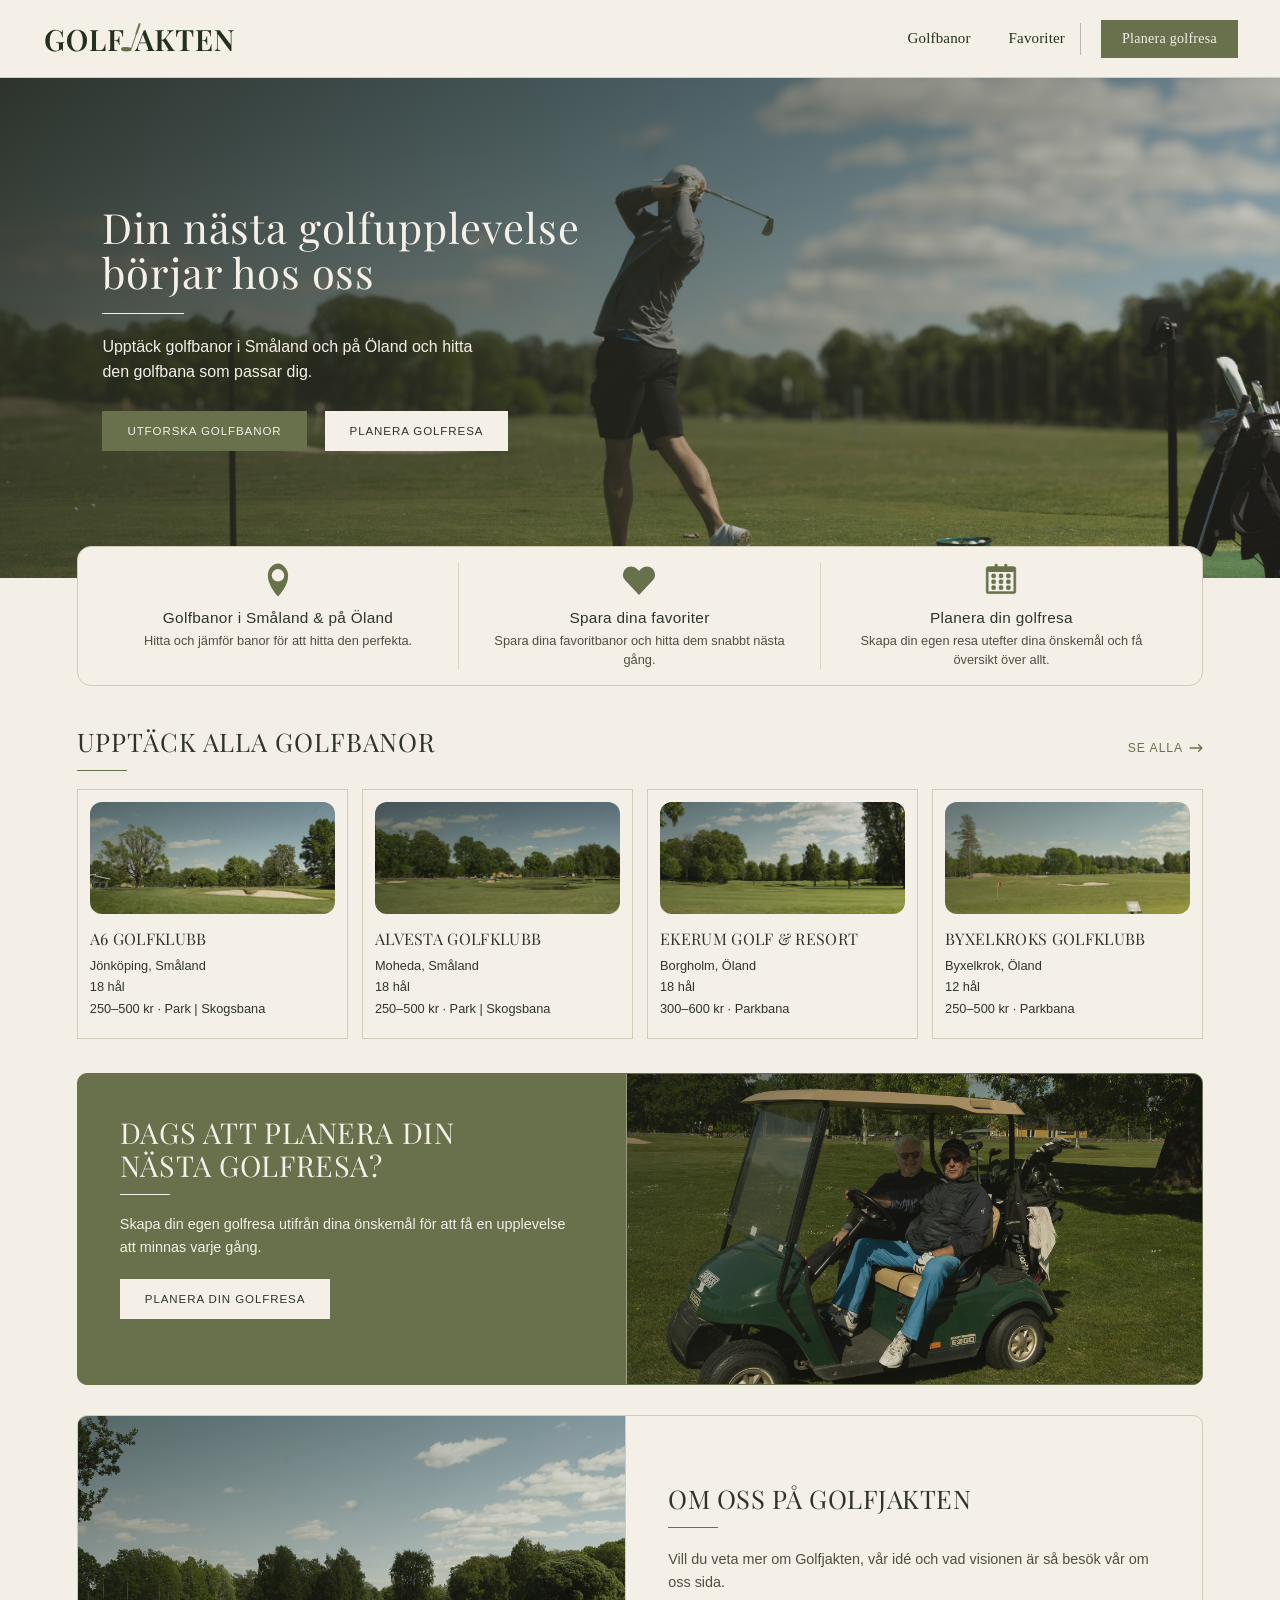
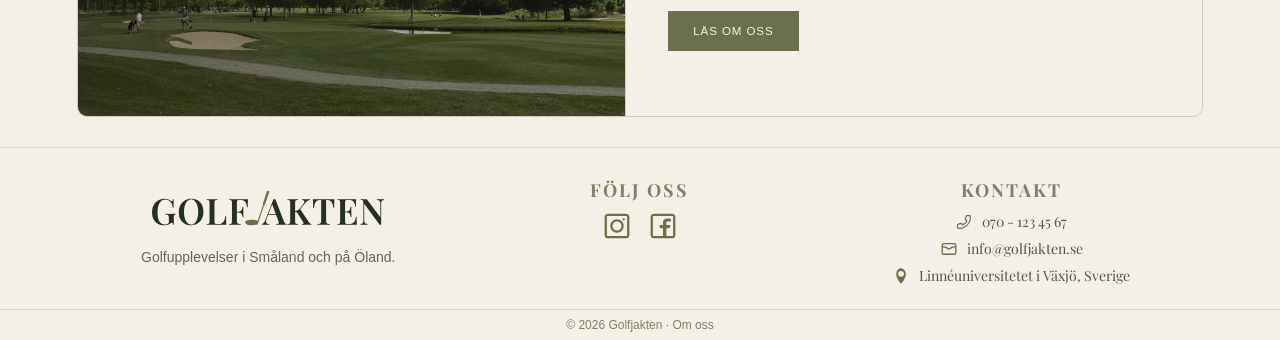
<file: index.html>
<!DOCTYPE html>
<html lang="sv">

<head>
    <meta charset="UTF-8">
    <meta name="viewport" content="width=device-width, initial-scale=1.0">
    <title>Golfjakten</title>
    <link rel="icon" type="image/svg+xml" href="images/favicon.svg">

    <link rel="stylesheet" href="css/global.css">
    <link rel="stylesheet" href="css/startsida.css">
</head>

<body>
    <header class="toppbar">
        <input type="checkbox" id="mobile-menu-toggle" class="mobile-menu-toggle" aria-label="Öppna meny">

        <a href="index.html" class="logo">
            <img src="images/golfjakten.svg" alt="Golfjakten logga">
        </a>

        <label for="mobile-menu-toggle" class="mobile-menu-button">
            <img src="images/ikoner/meny.svg" class="menu-icon" alt="Öppna meny">
            <img src="images/ikoner/x.svg" class="close-icon" alt="Stäng meny">
        </label>

        <nav class="nav">
            <a href="golfbanor.html">Golfbanor</a>
            <a href="favoriter.html">Favoriter</a>
            <a href="Golfresor.html" class="mobile-nav-button">Planera golfresa</a>
        </nav>

        <a href="Golfresor.html" class="header-btn">Planera golfresa</a>
    </header>

    <main class="startsida">
        <section class="startsida-hero">
            <div class="hero-text">
                <h1>Din nästa golfupplevelse<br>börjar hos oss</h1>
                <p>Upptäck golfbanor i Småland och på Öland och hitta den golfbana som passar dig.</p>

                <div class="hero-knappar">
                    <a href="golfbanor.html" class="start-btn primary">Utforska golfbanor</a>
                    <a href="Golfresor.html" class="start-btn light">Planera golfresa</a>
                </div>
            </div>
        </section>

        <section class="hero-ikoner">
            <a href="golfbanor.html" class="hero-ikon-kort">
                <img src="images/ikoner/gps.svg" alt="">
                <div>
                    <h2>Golfbanor i Småland & på Öland</h2>
                    <p>Hitta och jämför banor för att hitta den perfekta.</p>
                </div>
            </a>

            <a href="favoriter.html" class="hero-ikon-kort">
                <img src="images/ikoner/heart.svg" alt="">
                <div>
                    <h2>Spara dina favoriter</h2>
                    <p>Spara dina favoritbanor och hitta dem snabbt nästa gång.</p>
                </div>
            </a>

            <a href="Golfresor.html" class="hero-ikon-kort">
                <img src="images/ikoner/kalender.svg" alt="">
                <div>
                    <h2>Planera din golfresa</h2>
                    <p>Skapa din egen resa utefter dina önskemål och få översikt över allt.</p>
                </div>
            </a>
        </section>

        <section class="upptack">
            <div class="section-top">
                <h2>Upptäck alla golfbanor</h2>
                <a href="golfbanor.html" class="se-alla">
                    Se alla
                    <img src="images/ikoner/arrow2.svg" alt="">
                </a>
            </div>

            <div class="upptack-lista">
                <a href="golfbanor.html" class="bana-kort">
                    <div class="bana-bild"></div>
                    <div>
                        <h3>A6 Golfklubb</h3>
                        <p>Jönköping, Småland</p>
                        <p>18 hål</p>
                        <p>250–500 kr · Park | Skogsbana</p>
                    </div>
                </a>

                <a href="golfbanor.html" class="bana-kort">
                    <div class="bana-bild"></div>
                    <div>
                        <h3>Alvesta Golfklubb</h3>
                        <p>Moheda, Småland</p>
                        <p>18 hål</p>
                        <p>250–500 kr · Park | Skogsbana</p>
                    </div>
                </a>

                <a href="golfbanor.html" class="bana-kort">
                    <div class="bana-bild"></div>
                    <div>
                        <h3>Ekerum Golf & Resort</h3>
                        <p>Borgholm, Öland</p>
                        <p>18 hål</p>
                        <p>300–600 kr · Parkbana</p>
                    </div>
                </a>

                <a href="golfbanor.html" class="bana-kort">
                    <div class="bana-bild"></div>
                    <div>
                        <h3>Byxelkroks Golfklubb</h3>
                        <p>Byxelkrok, Öland</p>
                        <p>12 hål</p>
                        <p>250–500 kr · Parkbana</p>
                    </div>
                </a>
            </div>

            <a href="golfbanor.html" class="mobile-all-link">Visa alla golfbanor</a>
        </section>

        <section class="planera-box">
            <div class="planera-text">
                <h2>Dags att planera din nästa golfresa?</h2>
                <p>Skapa din egen golfresa utifrån dina önskemål för att få en upplevelse att minnas varje gång.</p>
                <a href="Golfresor.html" class="start-btn light">Planera din golfresa</a>
            </div>

            <div class="planera-bild"></div>
        </section>

        <section class="om-golfjakten">
            <div class="om-bild"></div>
            <div>
                <h2>Om oss på Golfjakten</h2>
                <p>Vill du veta mer om Golfjakten, vår idé och vad visionen är så besök vår om oss sida.</p>
                <a href="om.html" class="start-btn primary">Läs om oss</a>
            </div>
        </section>
    </main>

    <footer class="footer">
        <div class="footer-logo">
            <img src="images/golfjakten.svg" alt="Golfjakten logga">
            <p>Golfupplevelser i Småland och på Öland.</p>
        </div>

        <div class="footer-social">
            <h4>FÖLJ OSS</h4>

            <div class="footer-social-icons">
                <a href="#" aria-label="Instagram">
                    <img src="images/ikoner/instagram.svg" alt="Instagram ikon">
                </a>

                <a href="#" aria-label="Facebook">
                    <img src="images/ikoner/facebook.svg" alt="Facebook ikon">
                </a>
            </div>
        </div>

        <div class="footer-kontakt">
            <h4>KONTAKT</h4>

            <div class="footer-kontakt-del">
                <img src="images/ikoner/phone.svg" alt="Telefon ikon">
                <p>070 - 123 45 67</p>
            </div>

            <div class="footer-kontakt-del">
                <img src="images/ikoner/mail.svg" alt="Mejl ikon">
                <p>info@golfjakten.se</p>
            </div>

            <div class="footer-kontakt-del">
                <img src="images/ikoner/gps.svg" alt="Gps pin ikon">
                <p>Linnéuniversitetet i Växjö, Sverige</p>
            </div>
        </div>
    </footer>

    <div class="footer-bottom">
        <p>© 2026 Golfjakten · <a href="om.html">Om oss</a></p>
    </div>
</body>

</html>
</file>
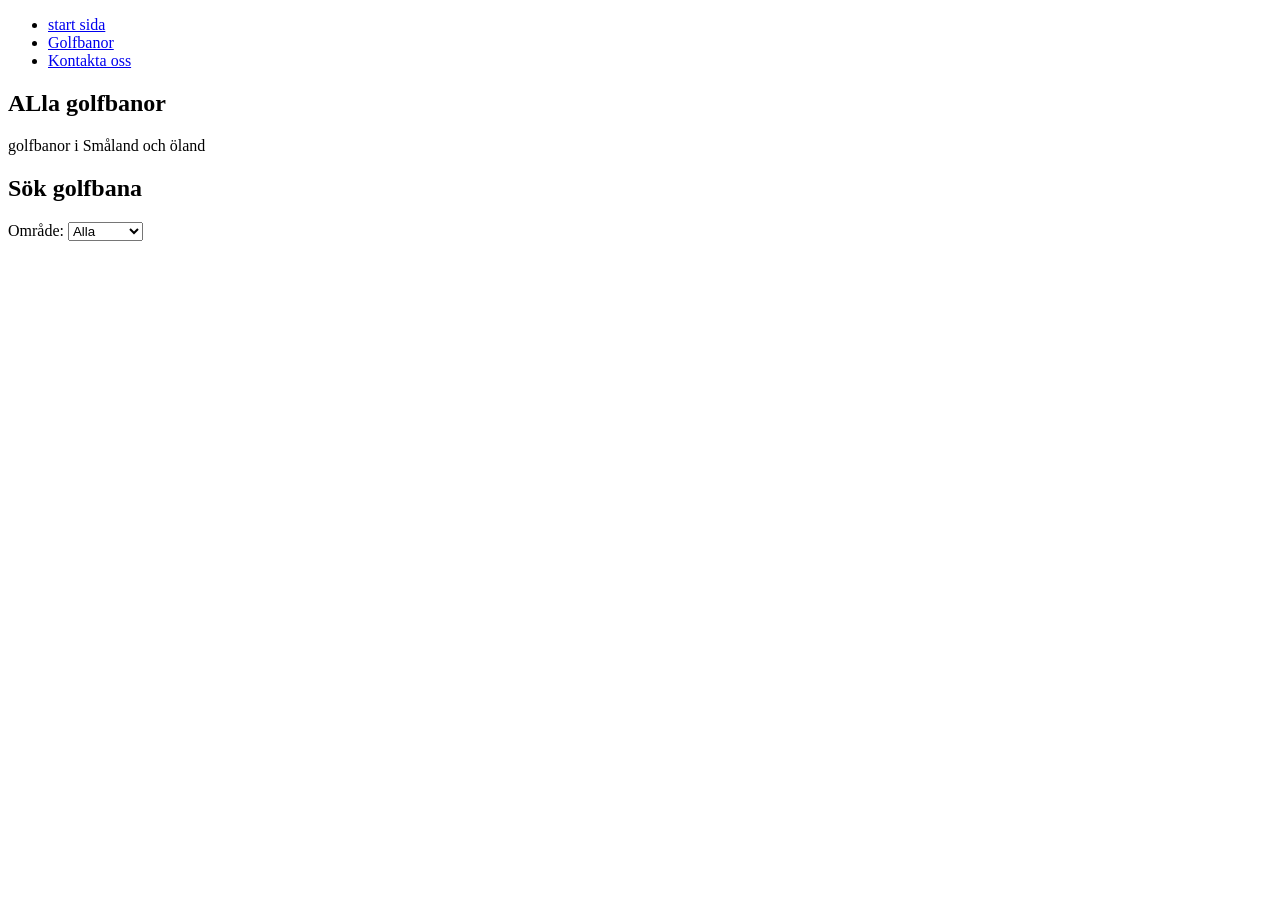
<file: Golfbanor.html>
<!DOCTYPE html>
<html lang="en">
<head>
    <meta charset="UTF-8">
    <meta name="viewport" content="width=device-width, initial-scale=1.0">
    <title>Document</title>
</head>
<body>
    <header>
    <nav>
        <ul>
            <li> <a href="index.html">start sida</a></li>
            <li> <a href="Golfbanor.html">Golfbanor</a></li>
            <li> <a href="kontakt.html">Kontakta oss</a></li>
        </ul>
    </nav>
</header>

<main> 
    <section>
        <h2>ALla golfbanor</h2>
        <p>golfbanor i Småland och öland</p>
        <div id="golfbanor"></div>
    </section>

    <section>
        <h2> Sök golfbana </h2>
    
        <form>
        <label for="area">Område:</label>
            <select id="area">
                <option value="alla">Alla</option>
                <option value="smaland">Småland</option>
                <option value="oland">Öland</option>
             </form>
       </section>

       <section>
        <h2>Golfbanor</h2>
        <div id="golfbanor"></div>
       </section>
</main>

<footer>
    <p>
        Golfjakten 2026
    </p>
</footer>
</body>
</html>
</file>
<file: css/global.css>
@import url('https://fonts.googleapis.com/css2?family=Playfair+Display:wght@400;500;600&display=swap');

/* Sidan (Inställningar) */
* {
    margin: 0;
    padding: 0;
    box-sizing: border-box;
}

body {
    font-family: Arial, sans-serif;
    background-color: #f3efe7;
    color: #2f332b;
    min-height: 100vh;
    display: flex;
    flex-direction: column;
}

main {
    flex: 1;
}

/* Font */
h1,
h2,
h3 {
    font-family: "Playfair Display", Georgia, serif;
    font-weight: 400;
    letter-spacing: 0.02em;
}

/* Header och navigation */
.toppbar {
    width: 100%;
    height: 78px;
    padding: 0 42px;
    display: flex;
    align-items: center;
    justify-content: space-between;
    background: #f4f0e8;
    border-bottom: 1px solid #d8cebc;
}

.logo {
    display: flex;
    align-items: center;
    text-decoration: none;
}

.logo img {
    height: 52px;
    width: auto;
    display: block;
}

.nav {
    display: flex;
    align-items: center;
    margin-left: auto;
    gap: 38px;
}

.nav a {
    position: relative;
    font-family: Georgia, "Times New Roman", serif;
    font-size: 15px;
    font-weight: 400;
    letter-spacing: 0.01em;
    color: #25301f;
    text-decoration: none;
    transition: 0.3s ease;
}

.nav a:hover,
.nav a.active {
    color: #68714b;
}

.nav a.active::after {
    content: "";
    position: absolute;
    left: 0;
    bottom: -8px;
    width: 100%;
    height: 1px;
    background: #68714b;
}

.header-btn {
    position: relative;
    margin-left: 36px;
    padding: 10px 20px;
    background: #68714b;
    border: 1px solid #68714b;
    color: #f4f0e8;
    font-family: Georgia, "Times New Roman", serif;
    font-size: 14px;
    font-weight: 500;
    letter-spacing: 0.02em;
    text-decoration: none;
    transition: 0.3s ease;
}

.header-btn::before {
    content: "";
    position: absolute;
    left: -22px;
    top: 50%;
    transform: translateY(-50%);
    width: 1px;
    height: 32px;
    background: #bab5af;
}

.header-btn:hover {
    background: #374332;
}

/* Mobilmeny - gömd på desktop */
.mobile-menu-toggle,
.mobile-menu-button,
.mobile-nav-button {
    display: none;
}

/* Footer */
.footer {
    background: #f4f0e8;
    padding: 30px 8% 24px;
    display: grid;
    grid-template-columns: repeat(3, 1fr);
    gap: 40px;
    align-items: start;
    border-top: 1px solid #ddd3c1;
    text-align: center;
}

.footer-logo {
    text-align: center;
}

.footer-logo img {
    height: 64px;
    width: auto;
}

.footer-logo p {
    color: #5f6857;
    font-size: 14px;
    line-height: 1.7;
}

.footer-social,
.footer-kontakt {
    font-family: "Playfair Display", Georgia, serif;
    display: flex;
    flex-direction: column;
    align-items: center;
    gap: 8px;
    text-align: center;
}

.footer-social h4,
.footer-kontakt h4 {
    font-size: 18px;
    letter-spacing: 2px;
    color: #7b8268;
    margin-bottom: 2px;
    text-transform: uppercase;
}

.footer-social-icons {
    display: flex;
    align-items: center;
    gap: 18px;
}

.footer-social-icons a {
    width: 28px;
    height: 28px;
    display: flex;
    align-items: center;
    justify-content: center;
}

.footer-social-icons img {
    width: 28px;
    height: 28px;
    object-fit: contain;
}

.footer-kontakt p {
    color: #4e5748;
    font-size: 14px;
}

.footer-kontakt-del {
    display: flex;
    align-items: center;
    gap: 10px;
}

.footer-kontakt-del img {
    width: 16px;
    height: 16px;
    object-fit: contain;
}

.footer-bottom {
    background: #f4f0e8;
    border-top: 1px solid #ddd3c1;
    text-align: center;
    padding: 8px 8%;
}

.footer-bottom p,
.footer-bottom a {
    font-size: 12px;
    color: #7b8268;
}

.footer-bottom a {
    text-decoration: none;
}

.footer-bottom a:hover {
    color: #68714b;
}

/* Mobilanpassning */
@media (max-width: 700px) {
    .toppbar {
        height: 76px;
        padding: 0 22px;
        position: relative;
        justify-content: space-between;
    }

    .logo img {
        height: 42px;
    }

    .footer-logo img {
        height: 46px;
    }

    .header-btn {
        display: none;
    }

    .mobile-menu-button {
        width: 28px;
        height: 28px;
        display: flex;
        align-items: center;
        justify-content: center;
        cursor: pointer;
    }

    .mobile-menu-button img {
        width: 24px;
        height: 24px;
    }

    .close-icon {
        display: none;
    }

    .mobile-menu-toggle:checked~.mobile-menu-button .menu-icon {
        display: none;
    }

    .mobile-menu-toggle:checked~.mobile-menu-button .close-icon {
        display: block;
    }

    .nav {
        display: none;
        position: absolute;
        top: 76px;
        right: 0;
        z-index: 4000;
        width: min(72vw, 280px);
        padding: 24px;
        background-color: #f4f0e8;
        border-left: 1px solid #d8cebc;
        border-bottom: 1px solid #d8cebc;
        box-shadow: -8px 10px 24px rgba(47, 51, 43, 0.12);
        flex-direction: column;
        align-items: center;
        gap: 20px;
    }

    .mobile-menu-toggle:checked~.nav {
        display: flex;
    }

    .nav a {
        font-size: 1.08rem;
        text-align: center;
    }

    .mobile-nav-button {
        display: block;
        width: auto;
        min-width: 190px;
        margin-top: 2px;
        padding: 10px 16px;
        background-color: #68714b;
        color: #f4f0e8 !important;
        font-size: 0.96rem !important;
        text-align: center;
    }

    .footer {
        grid-template-columns: 1fr;
        gap: 28px;
        padding: 34px 28px 26px;
        text-align: center;
    }

    .footer-logo,
    .footer-social,
    .footer-kontakt {
        align-items: center;
        text-align: center;
    }

    .footer-social h4,
    .footer-kontakt h4 {
        font-size: 16px;
    }

    .footer-kontakt-del {
        justify-content: center;
    }
}
</file>
<file: css/startsida.css>
body {
    background-color: #f3efe7;
}

.startsida {
    background-color: #f3efe7;
    color: #2f332b;
}

.bana-bild,
.planera-bild,
.om-bild {
    background: linear-gradient(135deg, #68714b, #d8d0bd);
}

/* Knappar för sektioner beroende på bakgrund*/
.start-btn {
    display: inline-block;
    padding: 13px 24px;
    text-decoration: none;
    text-transform: uppercase;
    font-size: 0.72rem;
    letter-spacing: 0.08em;
    transition: 0.3s ease;
}

.start-btn.primary {
    background-color: #68714b;
    border: 1px solid #68714b;
    color: #f4f0e8;
}

.start-btn.primary:hover {
    background-color: #374332;
}

.start-btn.light {
    background-color: #f4f0e8;
    border: 1px solid #f4f0e8;
    color: #2f332b;
}

.start-btn.light:hover {
    background-color: transparent;
    color: #f4f0e8;
}

/* Hero sektionen högst upp */
.startsida-hero {
    min-height: 500px;
    margin: 0;
    padding: 68px 8%;
    background:
        linear-gradient(135deg, rgba(40, 43, 32, 0.919), rgba(216, 208, 189, 0.125)),
        url("../images/header.jpg") center/cover no-repeat;
    display: flex;
    align-items: center;
}

.hero-text {
    max-width: 620px;
    color: #f4f0e8;
}

.startsida-hero h1 {
    max-width: 620px;
    font-size: 2.6rem;
    line-height: 1.08;
    margin-bottom: 20px;
    font-family: "Playfair Display", Georgia, serif;
}

.startsida-hero h1::after {
    content: "";
    display: block;
    width: 82px;
    height: 1px;
    background-color: #f4f0e8;
    margin-top: 18px;
}

.startsida-hero p {
    max-width: 390px;
    font-size: 1rem;
    line-height: 1.6;
    margin-bottom: 26px;
}

.hero-knappar {
    display: flex;
    gap: 18px;
}

/* Snabbval */
.hero-ikoner {
    width: 88%;
    margin: -32px auto 38px;
    padding: 16px 20px;
    border: 1px solid #d4cab8;
    border-radius: 14px;
    background-color: #f4f0e8;

    display: grid;
    grid-template-columns: repeat(3, 1fr);
    gap: 0;
    position: relative;
    z-index: 2;
}

.hero-ikon-kort {
    padding: 0 20px;
    text-align: center;
    border-right: 1px solid #ddd3c1;
    color: inherit;
    text-decoration: none;
    transition: 0.3s ease;
}

.hero-ikon-kort:last-child {
    border-right: none;
}

.hero-ikon-kort:hover {
    transform: translateY(-2px);
}

.hero-ikon-kort:hover h2 {
    color: #68714b;
}

.hero-ikoner img {
    width: 34px;
    height: 34px;
    margin-bottom: 8px;
}

.hero-ikoner h2 {
    font-family: Arial, sans-serif;
    font-size: 0.96rem;
    margin-bottom: 5px;
}

.hero-ikoner p {
    font-size: 0.8rem;
    line-height: 1.45;
    color: #504d43;
}

/* Rubrikrad för golfbanor sektion */
.section-top {
    margin: 0 auto 18px;
    width: 88%;
    display: flex;
    align-items: center;
    justify-content: space-between;
}

.section-top h2 {
    font-size: 1.6rem;
    text-transform: uppercase;
    letter-spacing: 0.04em;
}

.section-top h2::after {
    content: "";
    display: block;
    width: 50px;
    height: 1px;
    margin-top: 12px;
    background-color: #68714b;
}

.section-top a {
    color: #68714b;
    text-decoration: none;
    text-transform: uppercase;
    font-size: 0.76rem;
    letter-spacing: 0.08em;
}

.se-alla {
    display: flex;
    align-items: center;
    gap: 6px;
    
}

.se-alla img {
    width: 14px;
    height: 14px;
}

/* Upptäck golfbanor */
.upptack {
    padding: 0 0 20px;
}

.upptack-lista {
    width: 88%;
    margin: 0 auto;
    display: grid;
    grid-template-columns: repeat(4, 1fr);
    gap: 14px;
}

.bana-kort {
    position: relative;
    min-height: 250px;
    padding: 12px;
    border: 1px solid #d4cab8;
    background-color: #f4f0e8;
    color: #2f332b;
    text-decoration: none;
    transition: 0.3s ease;
    
}

.bana-kort:hover {
    background-color: #ebe5da;
}

.bana-bild {
    width: 100%;
    height: 112px;
    margin-bottom: 14px;
    border-radius: 12px;
    background-color: #d4cab8;
    background-size: cover;
    background-position: center;
}

.upptack-lista .bana-kort:nth-child(1) .bana-bild {
      background:
        linear-gradient(135deg, rgba(40, 43, 32, 0.49), rgba(216, 208, 189, 0.068)),
        url("../images/StartsidaBanakort.jpg") center/cover no-repeat;
}

.upptack-lista .bana-kort:nth-child(2) .bana-bild {
      background:
        linear-gradient(135deg, rgba(40, 43, 32, 0.49), rgba(216, 208, 189, 0.068)),
        url("../images/StartsidaBanakort2.jpg") center/cover no-repeat;
}

.upptack-lista .bana-kort:nth-child(3) .bana-bild {
      background:
        linear-gradient(135deg, rgba(40, 43, 32, 0.49), rgba(216, 208, 189, 0.068)),
        url("../images/StartsidaBanakort3.jpg") center/cover no-repeat;
}

.upptack-lista .bana-kort:nth-child(4) .bana-bild {
      background:
        linear-gradient(135deg, rgba(40, 43, 32, 0.49), rgba(216, 208, 189, 0.068)),
        url("../images/StartsidaBanakort4.jpg") center/cover no-repeat;
}

.bana-kort h3 {
    font-size: 1rem;
    text-transform: uppercase;
    margin-bottom: 8px;
}

.bana-kort p {
    font-size: 0.8rem;
    line-height: 1.35;
    margin-bottom: 4px;
    color: #2f332b;
}

.mobile-all-link {
    display: none;
}

/* Planera golfresa sektion */
.planera-box {
    width: 88%;
    margin: 14px auto 30px;
    border: 1px solid #68714b;
    border-radius: 10px;
    background-color: #68714b;
    color: #f4f0e8;
    overflow: hidden;

    display: grid;
    grid-template-columns: 1fr 1.05fr;
    align-items: stretch;
}

.planera-text {
    padding: 42px;
}

.planera-text h2 {
    max-width: 360px;
    font-size: 1.8rem;
    text-transform: uppercase;
    line-height: 1.15;
    margin-bottom: 18px;
}

.planera-text h2::after,
.om-golfjakten h2::after {
    content: "";
    display: block;
    width: 50px;
    height: 1px;
    background-color: #68714b;
    margin-top: 12px;
}

.planera-text p {
    font-size: 0.9rem;
    line-height: 1.6;
    color: #f4f0e8;
    margin-bottom: 20px;
}

.planera-box h2::after {
    background-color: #f4f0e8;
}

.planera-bild {
    min-height: 310px;
    border-left: 1px solid rgba(244, 240, 232, 0.35);
        background:
        linear-gradient(135deg, rgba(40, 43, 32, 0.49), rgba(216, 208, 189, 0.068)),
        url("../images/OmOss.jpg") center/cover no-repeat;
}

/* Om Golfjakten sektion */
.om-golfjakten {
    width: 88%;
    margin: 0 auto 30px;
    border: 1px solid #d4cab8;
    border-radius: 10px;
    background-color: #f4f0e8;
    overflow: hidden;
    display: grid;
    grid-template-columns: 1fr 1.05fr;
    gap: 0;
    align-items: center;
}

.om-golfjakten>div:not(.om-bild) {
    padding: 42px;
}

.om-golfjakten h2 {
    font-size: 1.6rem;
    text-transform: uppercase;
    margin-bottom: 20px;
}

.om-golfjakten p {
    max-width: 620px;
    font-size: 0.9rem;
    line-height: 1.55;
    color: #504d43;
    margin-bottom: 18px;
}

.om-bild {
    width: 100%;
    min-height: 300px;
    height: 100%;
    border-right: 1px solid #d4cab8;
    background:
        linear-gradient(135deg, rgba(40, 43, 32, 0.49), rgba(216, 208, 189, 0.068)),
        url("../images/GolfresaStartsida.jpg") center/cover no-repeat;
}

/* Mellan skärmar */
@media (max-width: 1000px) {

    .hero-ikoner,
    .upptack-lista {
        grid-template-columns: repeat(2, 1fr);
    }

    .planera-box,
    .om-golfjakten {
        grid-template-columns: 1fr;
    }
}

/* Mobilanpassning */
@media (max-width: 700px) {
    .startsida-hero {
        min-height: 470px;
        margin: 0;
        padding: 70px 28px 46px;
        border-radius: 0;
        align-items: flex-start;
    }

    .startsida-hero h1 {
        font-size: 2.1rem;
    }

    .startsida-hero p {
        font-size: 0.9rem;
    }

    .hero-knappar {
        flex-direction: column;
        gap: 12px;
        max-width: 240px;
    }

    .start-btn {
        width: 100%;
        text-align: center;
        padding: 14px;
        font-size: 0.72rem;
    }

    .hero-ikoner {
        width: auto;
        margin: -26px 0 28px;
        padding: 0;
        grid-template-columns: repeat(2, 1fr);
        border-left: none;
        border-right: none;
        border-radius: 0;
        overflow: hidden;
    }

    .hero-ikon-kort {
        display: block;
        text-align: center;
        padding: 18px 8px;
        border-right: 1px solid #ddd3c1;
        border-bottom: none;

        color: inherit;
        text-decoration: none;
    }

    .hero-ikon-kort:nth-child(2) {
        border-right: none;
    }

    .hero-ikon-kort:nth-child(3) {
        grid-column: 1 / 3;
        width: 100%;
        justify-self: center;
        border-right: none;
        border-top: 1px solid #ddd3c1;
    }

    .hero-ikon-kort:nth-child(3) div {
        max-width: 210px;
        margin: 0 auto;
    }

    .hero-ikon-kort::after {
        content: none;
    }

    .hero-ikoner img {
        width: 36px;
        height: 36px;
        margin-bottom: 8px;
    }

    .hero-ikoner h2 {
        font-size: 0.8rem;
        line-height: 1.2;
    }

    .hero-ikoner p {
        font-size: 0.68rem;
        line-height: 1.35;
    }

    .section-top {
        width: auto;
        margin: 0 18px 14px;
        justify-content: center;
        text-align: center;
    }

    .section-top h2 {
        font-size: 1.25rem;
        white-space: nowrap;
    }

    .section-top h2::after {
        margin-left: auto;
        margin-right: auto;
    }

    .section-top a {
        display: none;
    }

    .upptack-lista {
        width: auto;
        margin: 0 18px;
        display: flex;
        overflow-x: auto;
        gap: 12px;
        padding-bottom: 10px;
        scrollbar-width: thin;
        scrollbar-color: #bdb4a5 #f3efe7;
    }

    .upptack-lista::-webkit-scrollbar {
        height: 8px;
    }

    .upptack-lista::-webkit-scrollbar-track {
        background-color: #f3efe7;
    }

    .upptack-lista::-webkit-scrollbar-thumb {
        background-color: #bdb4a5;
    }

    .bana-kort {
        min-width: 190px;
        min-height: 260px;
    }

    .bana-bild {
        height: 110px;
    }

    .bana-kort h3 {
        font-size: 0.9rem;
    }

    .bana-kort p {
        font-size: 0.72rem;
    }

    .mobile-all-link {
        display: block;
        margin: 10px 18px 24px;
        padding: 14px;
        background-color: #68714b;
        color: #f4f0e8;
        text-align: center;
        text-decoration: none;
        text-transform: uppercase;
        font-size: 0.72rem;
        letter-spacing: 0.08em;
    }

    .planera-box {
        width: auto;
        margin: 0 18px 24px;
        display: flex;
        flex-direction: column;
        gap: 0;
        border: 1px solid #68714b;
        background-color: #68714b;
        color: #f4f0e8;
    }

    .planera-text {
        text-align: center;
        padding: 22px;
    }

    .planera-text h2 {
        font-size: 1.25rem;
    }

    .planera-text p {
        color: #f4f0e8;
        font-size: 0.82rem;
        line-height: 1.6;
    }

    .planera-bild {
        order: -1;
        min-height: 190px;
        border-left: none;
        border-bottom: 1px solid rgba(244, 240, 232, 0.35);
    }

    .planera-box h2::after {
        background-color: #f4f0e8;
        margin-left: auto;
        margin-right: auto;
    }

    .planera-box .start-btn.light {
        background-color: #f4f0e8;
        border-color: #f4f0e8;
        color: #2f332b;
    }

    .planera-box .start-btn.light:hover {
        background-color: transparent;
        color: #f4f0e8;
    }

    .om-golfjakten {
        width: auto;
        margin: 0 18px 24px;
        padding: 0;
        display: flex;
        flex-direction: column;
        gap: 0;
        border: 1px solid #d4cab8;
        border-radius: 10px;
        overflow: hidden;
        background-color: #f4f0e8;
    }

    .om-golfjakten>div:not(.om-bild) {
        text-align: center;
        padding: 22px;
    }

    .om-golfjakten h2 {
        font-size: 1.25rem;
    }

    .om-golfjakten h2::after {
        margin-left: auto;
        margin-right: auto;
    }

    .om-golfjakten p {
        font-size: 0.82rem;
        line-height: 1.6;
    }

    .om-bild {
        height: 170px;
        min-height: 170px;
        border-radius: 0;
        border-right: none;
        border-bottom: 1px solid #d4cab8;
    }
}
</file>
